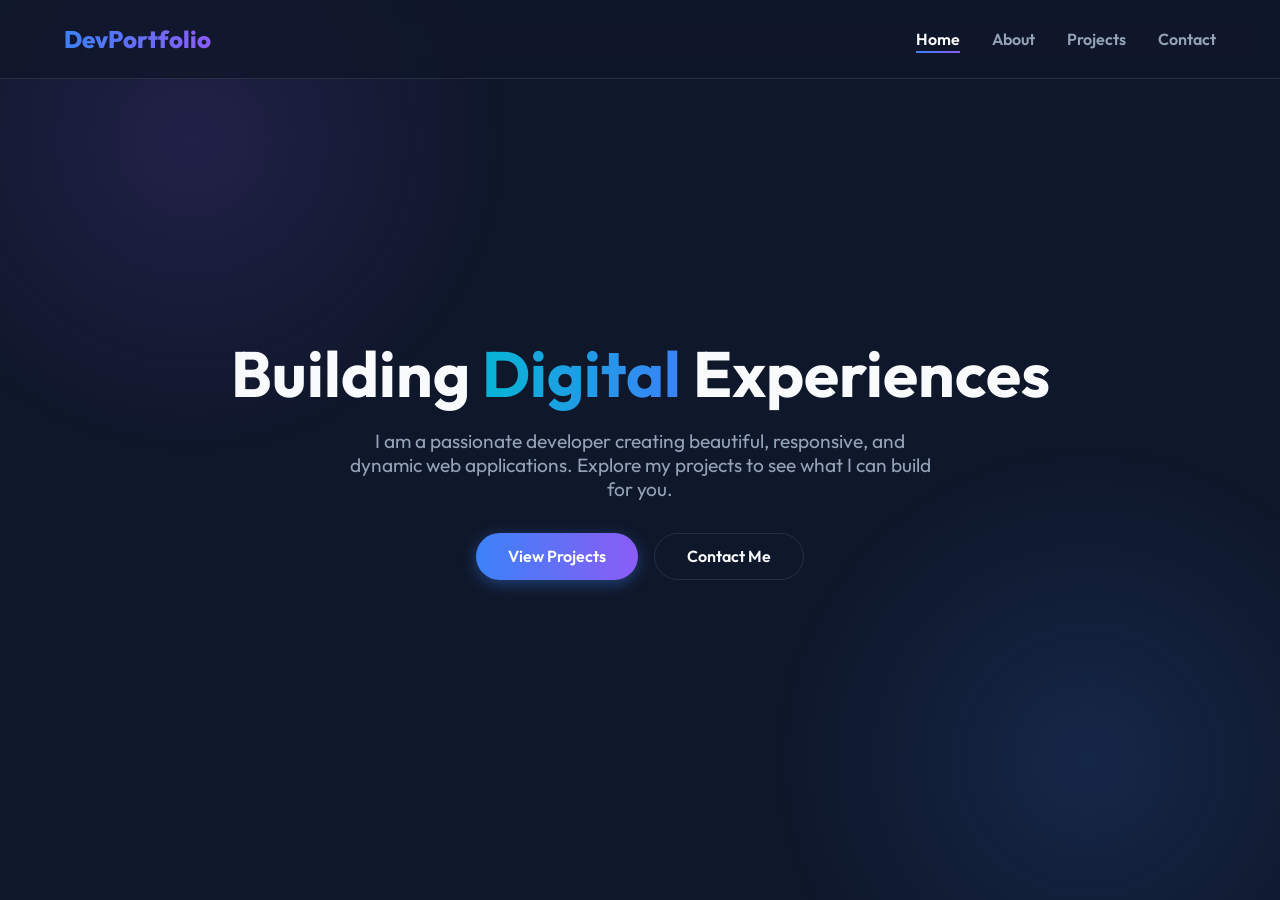
<file: index.html>
<!DOCTYPE html>
<html lang="en">
<head>
    <meta charset="UTF-8">
    <meta name="viewport" content="width=device-width, initial-scale=1.0">
    <title>Portfolio | Home</title>
    <meta name="description" content="Professional portfolio showcasing web development skills.">
    <link rel="stylesheet" href="styles.css">
</head>
<body>
    <nav>
        <a href="index.html" class="logo">DevPortfolio</a>
        <div class="nav-links">
            <a href="index.html">Home</a>
            <a href="about.html">About</a>
            <a href="projects.html">Projects</a>
            <a href="contact.html">Contact</a>
        </div>
    </nav>

    <main>
        <section class="hero">
            <h1>Building <span>Digital</span> Experiences</h1>
            <p>I am a passionate developer creating beautiful, responsive, and dynamic web applications. Explore my projects to see what I can build for you.</p>
            <div class="flex-center">
                <a href="projects.html" class="btn btn-primary">View Projects</a>
                <a href="contact.html" class="btn btn-secondary">Contact Me</a>
            </div>
        </section>
    </main>

    <script src="main.js"></script>
</body>
</html>
</file>
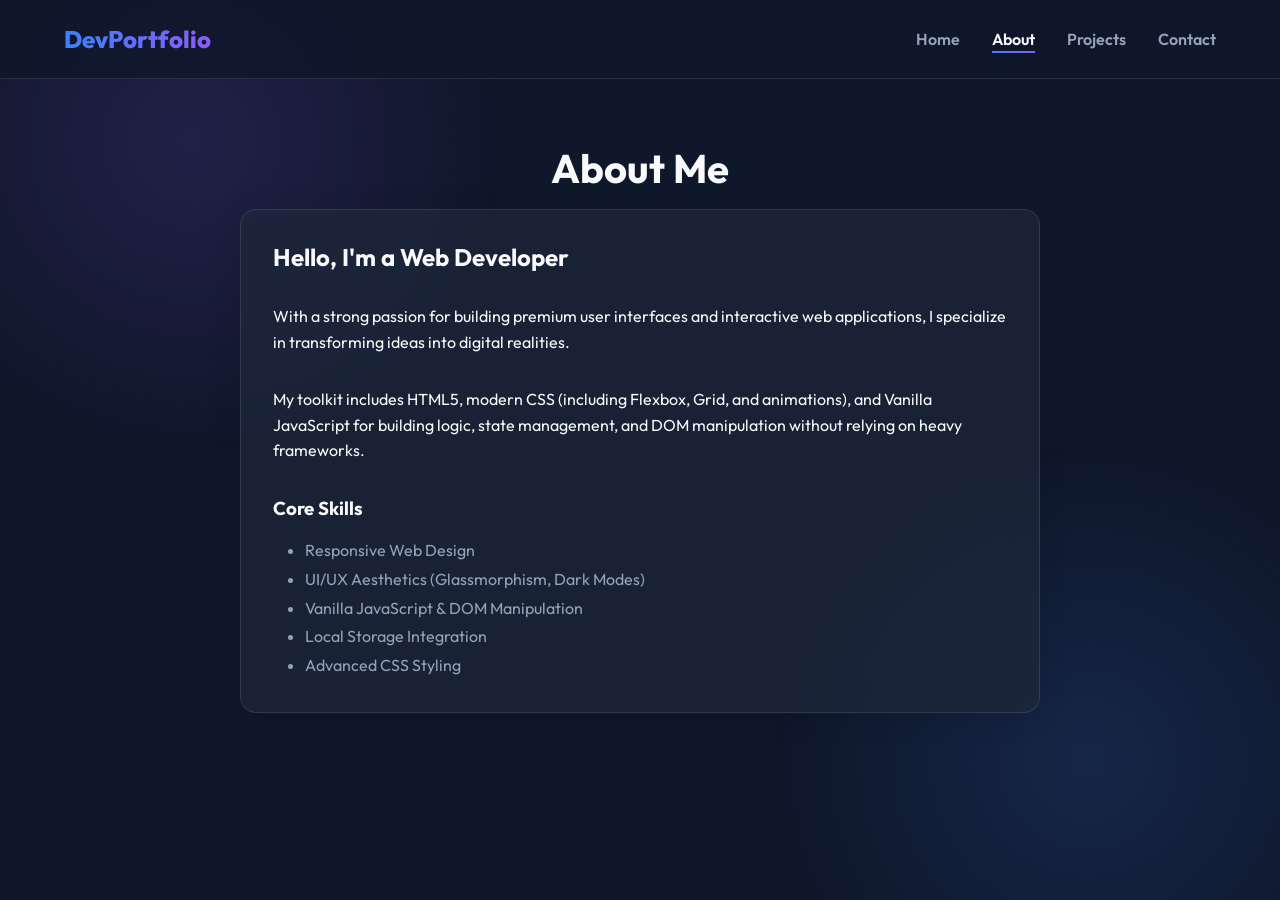
<file: about.html>
<!DOCTYPE html>
<html lang="en">
<head>
    <meta charset="UTF-8">
    <meta name="viewport" content="width=device-width, initial-scale=1.0">
    <title>Portfolio | About</title>
    <meta name="description" content="About the developer, skills, and experience.">
    <link rel="stylesheet" href="styles.css">
</head>
<body>
    <nav>
        <a href="index.html" class="logo">DevPortfolio</a>
        <div class="nav-links">
            <a href="index.html">Home</a>
            <a href="about.html">About</a>
            <a href="projects.html">Projects</a>
            <a href="contact.html">Contact</a>
        </div>
    </nav>

    <main>
        <h1 class="section-title">About <span>Me</span></h1>
        
        <div class="glass-card" style="max-width: 800px; margin: 0 auto;">
            <h2>Hello, I'm a Web Developer</h2>
            <p class="mt-2 text-secondary" style="line-height: 1.6;">With a strong passion for building premium user interfaces and interactive web applications, I specialize in transforming ideas into digital realities.</p>
            <p class="mt-2 text-secondary" style="line-height: 1.6;">My toolkit includes HTML5, modern CSS (including Flexbox, Grid, and animations), and Vanilla JavaScript for building logic, state management, and DOM manipulation without relying on heavy frameworks.</p>
            
            <h3 class="mt-2">Core Skills</h3>
            <ul style="margin-top: 1rem; margin-left: 2rem; color: var(--text-secondary); line-height: 1.8;">
                <li>Responsive Web Design</li>
                <li>UI/UX Aesthetics (Glassmorphism, Dark Modes)</li>
                <li>Vanilla JavaScript & DOM Manipulation</li>
                <li>Local Storage Integration</li>
                <li>Advanced CSS Styling</li>
            </ul>
        </div>
    </main>

    <script src="main.js"></script>
</body>
</html>
</file>
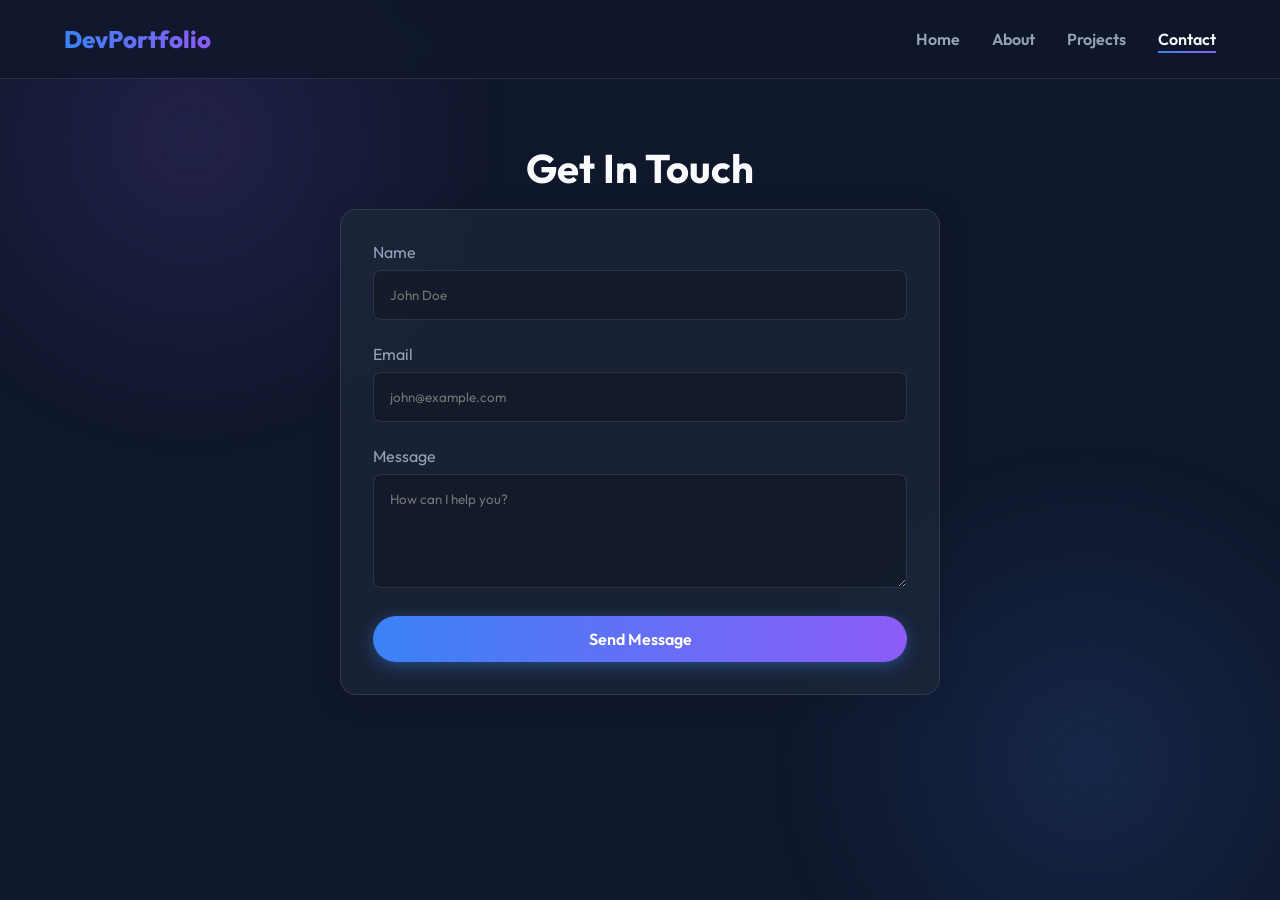
<file: contact.html>
<!DOCTYPE html>
<html lang="en">
<head>
    <meta charset="UTF-8">
    <meta name="viewport" content="width=device-width, initial-scale=1.0">
    <title>Portfolio | Contact</title>
    <meta name="description" content="Contact the developer.">
    <link rel="stylesheet" href="styles.css">
</head>
<body>
    <nav>
        <a href="index.html" class="logo">DevPortfolio</a>
        <div class="nav-links">
            <a href="index.html">Home</a>
            <a href="about.html">About</a>
            <a href="projects.html">Projects</a>
            <a href="contact.html">Contact</a>
        </div>
    </nav>

    <main>
        <h1 class="section-title">Get In <span>Touch</span></h1>
        
        <div class="glass-card" style="max-width: 600px; margin: 0 auto;">
            <form id="contactForm">
                <div class="form-group">
                    <label for="name">Name</label>
                    <input type="text" id="name" class="form-control" required placeholder="John Doe">
                </div>
                <div class="form-group">
                    <label for="email">Email</label>
                    <input type="email" id="email" class="form-control" required placeholder="john@example.com">
                </div>
                <div class="form-group">
                    <label for="message">Message</label>
                    <textarea id="message" class="form-control" rows="5" required placeholder="How can I help you?"></textarea>
                </div>
                <button type="submit" class="btn btn-primary" style="width: 100%;">Send Message</button>
            </form>
        </div>
    </main>

    <script src="main.js"></script>
</body>
</html>
</file>
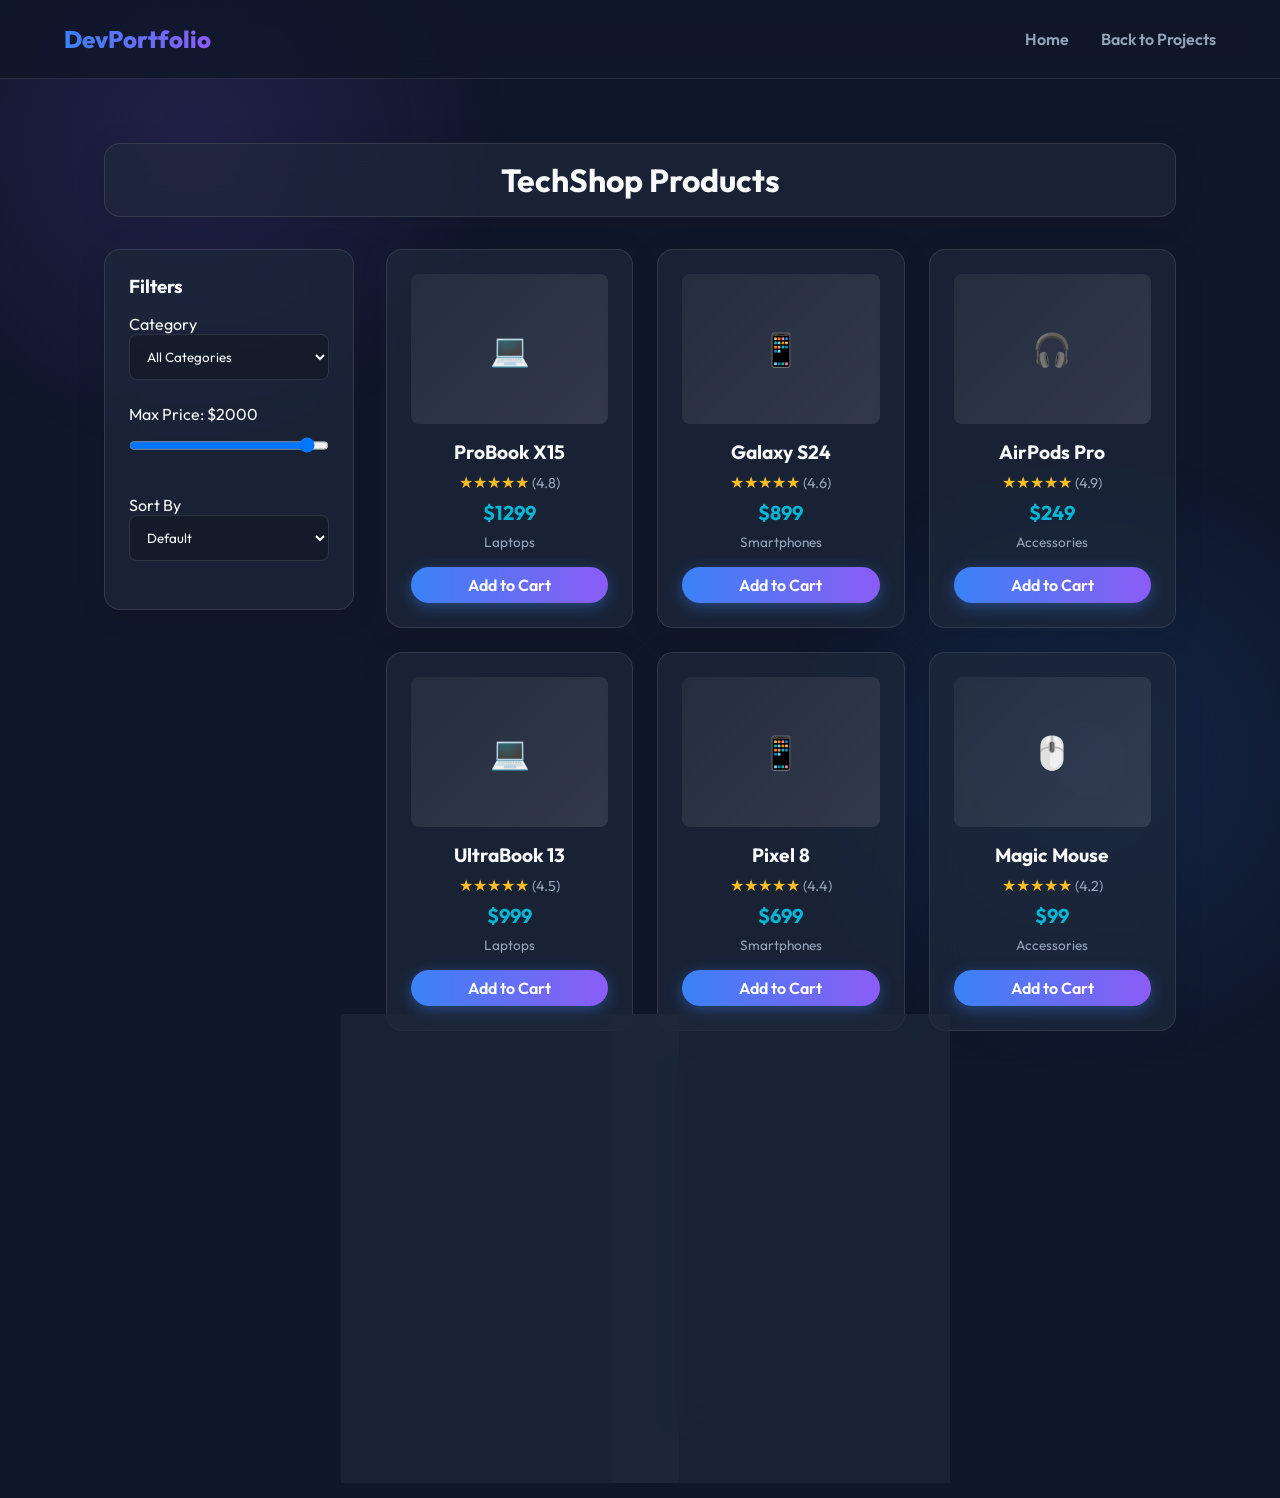
<file: products.html>
<!DOCTYPE html>
<html lang="en">
<head>
    <meta charset="UTF-8">
    <meta name="viewport" content="width=device-width, initial-scale=1.0">
    <title>TechShop Filters | Project</title>
    <link rel="stylesheet" href="styles.css">
</head>
<body>
    <nav>
        <a href="index.html" class="logo">DevPortfolio</a>
        <div class="nav-links">
            <a href="index.html">Home</a>
            <a href="projects.html">Back to Projects</a>
        </div>
    </nav>

    <main>
        <div class="glass-card" style="padding: 1rem 2rem; margin-bottom: 2rem;">
            <h1 class="section-title" style="margin-bottom: 0; font-size: 2rem;">TechShop <span>Products</span></h1>
        </div>
        
        <div class="products-layout">
            <!-- Sidebar for Filters -->
            <aside class="filters-sidebar glass-card" style="padding: 1.5rem;">
                <h3 style="margin-bottom: 1rem;">Filters</h3>
                
                <div class="filter-group">
                    <label for="categoryFilter">Category</label>
                    <select id="categoryFilter">
                        <option value="all">All Categories</option>
                        <option value="laptops">Laptops</option>
                        <option value="smartphones">Smartphones</option>
                        <option value="accessories">Accessories</option>
                    </select>
                </div>
                
                <div class="filter-group">
                    <label for="priceFilter">Max Price: $<span id="priceValue">2000</span></label>
                    <input type="range" id="priceFilter" min="0" max="2000" step="100" value="2000">
                </div>
                
                <div class="filter-group">
                    <label for="sortFilter">Sort By</label>
                    <select id="sortFilter">
                        <option value="default">Default</option>
                        <option value="ratingHigh">Rating: High to Low</option>
                        <option value="ratingLow">Rating: Low to High</option>
                        <option value="priceLow">Price: Low to High</option>
                        <option value="priceHigh">Price: High to Low</option>
                    </select>
                </div>
            </aside>
            
            <!-- Products Grid -->
            <section class="products-container">
                <div id="productsGrid" class="products-grid">
                    <!-- Products will be rendered here dynamically -->
                </div>
                <div id="noProductsMsg" class="empty-state" style="display: none;">
                    No products found matching your criteria.
                </div>
            </section>
        </div>
    </main>

    <script src="products.js"></script>
</body>
</html>
</file>
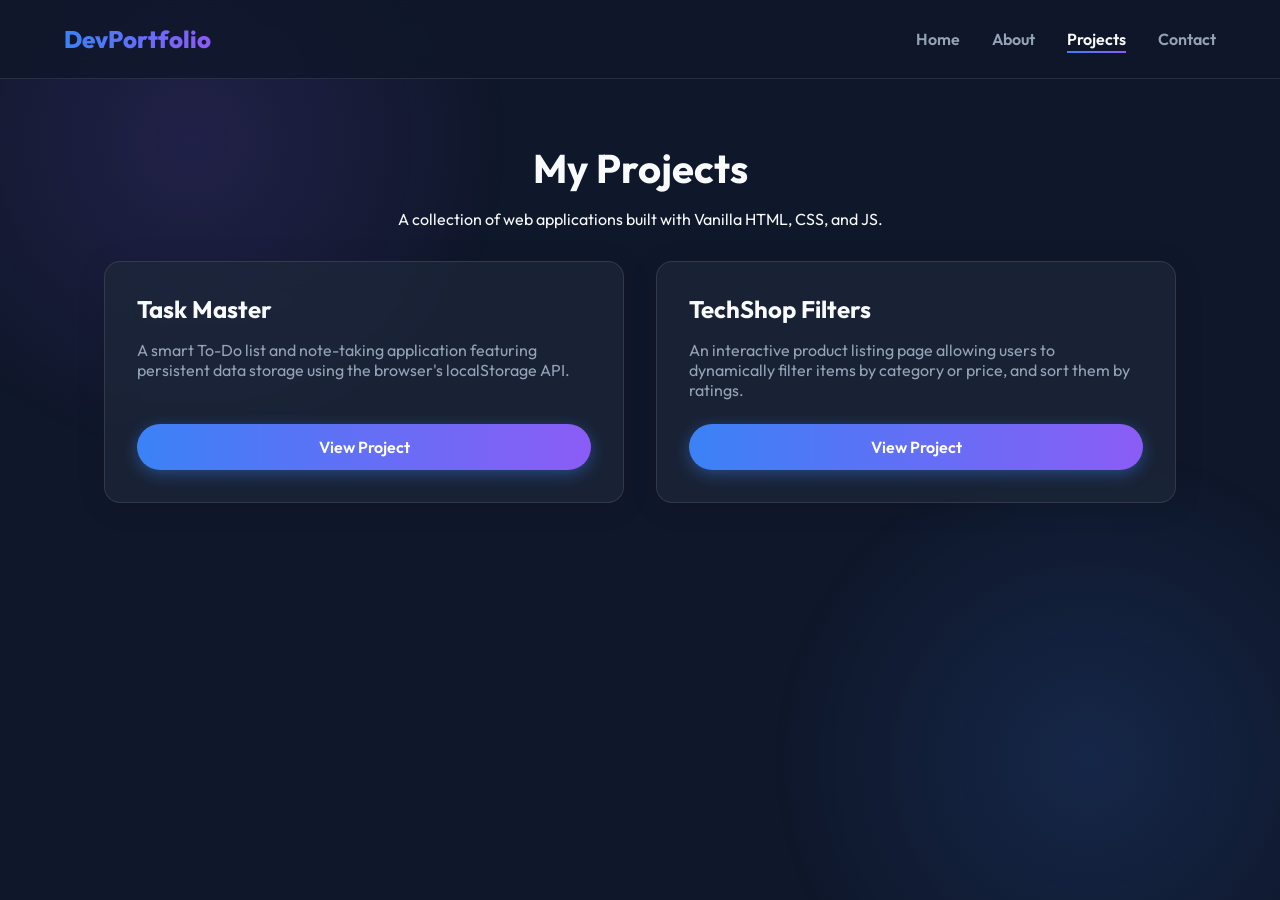
<file: projects.html>
<!DOCTYPE html>
<html lang="en">
<head>
    <meta charset="UTF-8">
    <meta name="viewport" content="width=device-width, initial-scale=1.0">
    <title>Portfolio | Projects</title>
    <meta name="description" content="Showcase of recent web development projects.">
    <link rel="stylesheet" href="styles.css">
</head>
<body>
    <nav>
        <a href="index.html" class="logo">DevPortfolio</a>
        <div class="nav-links">
            <a href="index.html">Home</a>
            <a href="about.html">About</a>
            <a href="projects.html">Projects</a>
            <a href="contact.html">Contact</a>
        </div>
    </nav>

    <main>
        <h1 class="section-title">My <span>Projects</span></h1>
        <p class="text-center text-secondary mb-2">A collection of web applications built with Vanilla HTML, CSS, and JS.</p>
        
        <div class="projects-grid">
            <div class="glass-card project-card">
                <h3>Task Master</h3>
                <p>A smart To-Do list and note-taking application featuring persistent data storage using the browser's localStorage API.</p>
                <a href="todo.html" class="btn btn-primary" style="margin-top: auto;">View Project</a>
            </div>
            
            <div class="glass-card project-card">
                <h3>TechShop Filters</h3>
                <p>An interactive product listing page allowing users to dynamically filter items by category or price, and sort them by ratings.</p>
                <a href="products.html" class="btn btn-primary" style="margin-top: auto;">View Project</a>
            </div>
        </div>
    </main>

    <script src="main.js"></script>
</body>
</html>
</file>
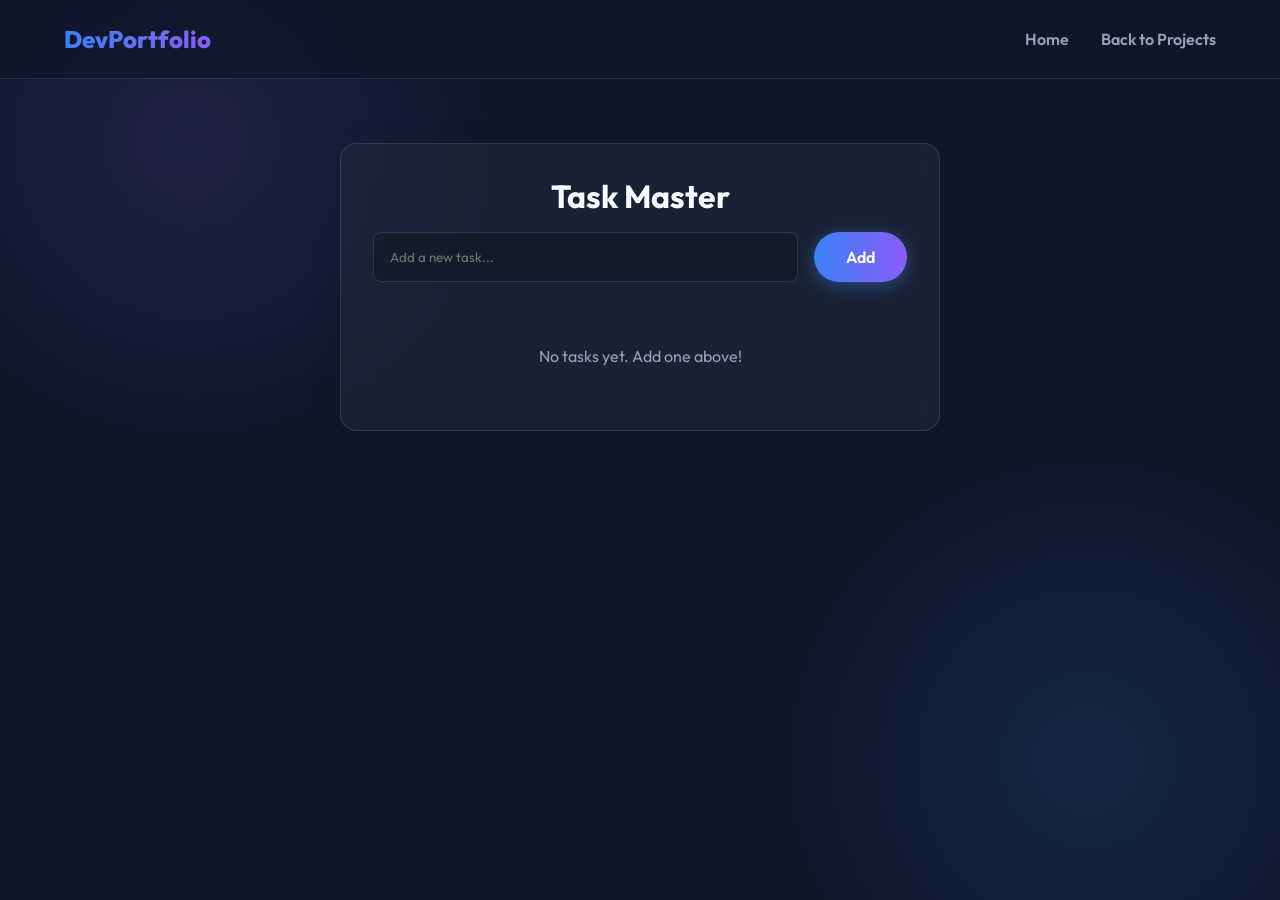
<file: todo.html>
<!DOCTYPE html>
<html lang="en">
<head>
    <meta charset="UTF-8">
    <meta name="viewport" content="width=device-width, initial-scale=1.0">
    <title>Task Master | Project</title>
    <link rel="stylesheet" href="styles.css">
</head>
<body>
    <nav>
        <a href="index.html" class="logo">DevPortfolio</a>
        <div class="nav-links">
            <a href="index.html">Home</a>
            <a href="projects.html">Back to Projects</a>
        </div>
    </nav>

    <main>
        <div class="todo-container glass-card">
            <h1 class="section-title" style="font-size: 2rem;">Task <span>Master</span></h1>
            
            <form id="todoForm" class="todo-input-group">
                <input type="text" id="todoInput" class="form-control" placeholder="Add a new task..." required>
                <button type="submit" class="btn btn-primary">Add</button>
            </form>
            
            <ul id="todoList" class="todo-list">
                <!-- Tasks will be rendered here dynamically -->
            </ul>
            
            <div id="emptyState" class="empty-state">
                No tasks yet. Add one above!
            </div>
        </div>
    </main>

    <script src="todo.js"></script>
</body>
</html>
</file>
<file: styles.css>
@import url('https://fonts.googleapis.com/css2?family=Outfit:wght@300;400;600;800&display=swap');

:root {
    --bg-color: #0f172a;
    --surface-color: rgba(30, 41, 59, 0.7);
    --text-primary: #f8fafc;
    --text-secondary: #94a3b8;
    --primary-color: #3b82f6;
    --secondary-color: #8b5cf6;
    --accent-color: #06b6d4;
    --border-color: rgba(255, 255, 255, 0.1);
}

* {
    margin: 0;
    padding: 0;
    box-sizing: border-box;
    font-family: 'Outfit', sans-serif;
}

body {
    background-color: var(--bg-color);
    color: var(--text-primary);
    min-height: 100vh;
    display: flex;
    flex-direction: column;
    overflow-x: hidden;
    position: relative;
}

/* Background Gradients */
body::before {
    content: '';
    position: fixed;
    top: -20%;
    left: -10%;
    width: 50vw;
    height: 50vw;
    background: radial-gradient(circle, rgba(139, 92, 246, 0.15), transparent 70%);
    z-index: -1;
}

body::after {
    content: '';
    position: fixed;
    bottom: -20%;
    right: -10%;
    width: 50vw;
    height: 50vw;
    background: radial-gradient(circle, rgba(59, 130, 246, 0.15), transparent 70%);
    z-index: -1;
}

/* Navbar */
nav {
    display: flex;
    justify-content: space-between;
    align-items: center;
    padding: 1.5rem 5%;
    background: rgba(15, 23, 42, 0.8);
    backdrop-filter: blur(12px);
    border-bottom: 1px solid var(--border-color);
    position: sticky;
    top: 0;
    z-index: 100;
}

.logo {
    font-size: 1.5rem;
    font-weight: 800;
    background: linear-gradient(to right, var(--primary-color), var(--secondary-color));
    -webkit-background-clip: text;
    -webkit-text-fill-color: transparent;
    text-decoration: none;
}

.nav-links {
    display: flex;
    gap: 2rem;
}

.nav-links a {
    color: var(--text-secondary);
    text-decoration: none;
    font-weight: 600;
    transition: color 0.3s ease;
    position: relative;
}

.nav-links a:hover, .nav-links a.active {
    color: var(--text-primary);
}

.nav-links a::after {
    content: '';
    position: absolute;
    width: 0;
    height: 2px;
    bottom: -4px;
    left: 0;
    background: linear-gradient(to right, var(--primary-color), var(--secondary-color));
    transition: width 0.3s ease;
}

.nav-links a:hover::after, .nav-links a.active::after {
    width: 100%;
}

/* Layout container */
main {
    flex: 1;
    padding: 4rem 5%;
    max-width: 1200px;
    margin: 0 auto;
    width: 100%;
}

/* Hero Section */
.hero {
    display: flex;
    align-items: center;
    justify-content: center;
    min-height: 70vh;
    text-align: center;
    flex-direction: column;
    animation: fadeIn 1s ease-out;
}

@keyframes fadeIn {
    from { opacity: 0; transform: translateY(20px); }
    to { opacity: 1; transform: translateY(0); }
}

.hero h1 {
    font-size: 4rem;
    margin-bottom: 1rem;
    line-height: 1.2;
}

.hero h1 span {
    background: linear-gradient(to right, var(--accent-color), var(--primary-color));
    -webkit-background-clip: text;
    -webkit-text-fill-color: transparent;
}

.hero p {
    font-size: 1.2rem;
    color: var(--text-secondary);
    max-width: 600px;
    margin-bottom: 2rem;
}

.btn {
    padding: 0.8rem 2rem;
    border-radius: 50px;
    text-decoration: none;
    font-weight: 600;
    transition: all 0.3s ease;
    display: inline-flex;
    align-items: center;
    justify-content: center;
    cursor: pointer;
    border: none;
    font-size: 1rem;
}

.btn-primary {
    background: linear-gradient(to right, var(--primary-color), var(--secondary-color));
    color: white;
    box-shadow: 0 4px 15px rgba(59, 130, 246, 0.4);
}

.btn-primary:hover {
    transform: translateY(-2px);
    box-shadow: 0 6px 20px rgba(59, 130, 246, 0.6);
}

.btn-secondary {
    background: transparent;
    color: var(--text-primary);
    border: 1px solid var(--border-color);
}

.btn-secondary:hover {
    background: var(--surface-color);
    border-color: var(--text-primary);
}

/* Glass Card */
.glass-card {
    background: var(--surface-color);
    backdrop-filter: blur(16px);
    border: 1px solid var(--border-color);
    border-radius: 1rem;
    padding: 2rem;
    box-shadow: 0 4px 30px rgba(0, 0, 0, 0.1);
    transition: transform 0.3s ease;
}

.glass-card:hover {
    transform: translateY(-5px);
}

/* Projects Grid */
.projects-grid {
    display: grid;
    grid-template-columns: repeat(auto-fit, minmax(300px, 1fr));
    gap: 2rem;
    margin-top: 2rem;
}

.project-card {
    display: flex;
    flex-direction: column;
}

.project-card h3 {
    font-size: 1.5rem;
    margin-bottom: 1rem;
}

.project-card p {
    color: var(--text-secondary);
    margin-bottom: 1.5rem;
    flex: 1;
}

/* Forms */
.form-group {
    margin-bottom: 1.5rem;
}

.form-group label {
    display: block;
    margin-bottom: 0.5rem;
    color: var(--text-secondary);
}

.form-control {
    width: 100%;
    padding: 1rem;
    background: rgba(0, 0, 0, 0.2);
    border: 1px solid var(--border-color);
    border-radius: 0.5rem;
    color: var(--text-primary);
    outline: none;
    transition: border-color 0.3s ease;
}

.form-control:focus {
    border-color: var(--primary-color);
}

/* Utilities */
.text-center { text-align: center; }
.mt-2 { margin-top: 2rem; }
.mb-2 { margin-bottom: 2rem; }
.section-title { font-size: 2.5rem; margin-bottom: 1rem; text-align: center; }
.flex-center { display: flex; justify-content: center; gap: 1rem; }

/* Responsive */
@media (max-width: 768px) {
    .nav-links { display: none; } /* Simplified mobile for now */
    .hero h1 { font-size: 2.5rem; }
    .products-layout { grid-template-columns: 1fr !important; }
}

/* Todo List Specific Styles */
.todo-container {
    max-width: 600px;
    margin: 0 auto;
}

.todo-input-group {
    display: flex;
    gap: 1rem;
    margin-bottom: 2rem;
}

.todo-list {
    list-style: none;
}

.todo-item {
    display: flex;
    justify-content: space-between;
    align-items: center;
    padding: 1rem;
    background: rgba(255, 255, 255, 0.05);
    border-radius: 0.5rem;
    margin-bottom: 1rem;
    transition: all 0.3s ease;
    border: 1px solid transparent;
}

.todo-item:hover {
    border-color: var(--border-color);
    background: rgba(255, 255, 255, 0.08);
}

.todo-item.completed span {
    text-decoration: line-through;
    color: var(--text-secondary);
}

.todo-actions button {
    background: transparent;
    border: none;
    color: var(--text-primary);
    cursor: pointer;
    margin-left: 0.5rem;
    font-size: 1.2rem;
}

.todo-actions button:hover {
    opacity: 0.8;
}

/* Products Specific Styles */
.products-layout {
    display: grid;
    grid-template-columns: 250px 1fr;
    gap: 2rem;
}

.filters-sidebar {
    position: sticky;
    top: 100px;
    height: fit-content;
}

.filter-group {
    margin-bottom: 1.5rem;
}

.filter-group select, .filter-group input {
    width: 100%;
    padding: 0.8rem;
    background: rgba(0, 0, 0, 0.2);
    border: 1px solid var(--border-color);
    border-radius: 0.5rem;
    color: var(--text-primary);
}
.filter-group select option {
    background: var(--bg-color);
}

.products-grid {
    display: grid;
    grid-template-columns: repeat(auto-fill, minmax(220px, 1fr));
    gap: 1.5rem;
}

.product-card {
    padding: 1.5rem;
    text-align: center;
}

.product-card .img-placeholder {
    width: 100%;
    height: 150px;
    border-radius: 0.5rem;
    margin-bottom: 1rem;
    background: linear-gradient(135deg, rgba(255,255,255,0.05), rgba(255,255,255,0.1));
    display: flex;
    align-items: center;
    justify-content: center;
    font-size: 2rem;
}

.product-card .price {
    font-size: 1.25rem;
    color: var(--accent-color);
    font-weight: bold;
    margin: 0.5rem 0;
}

.product-card .rating {
    color: #fbbf24;
    margin-bottom: 0.5rem;
}

/* Empty states */
.empty-state {
    text-align: center;
    color: var(--text-secondary);
    padding: 2rem;
}
</file>
